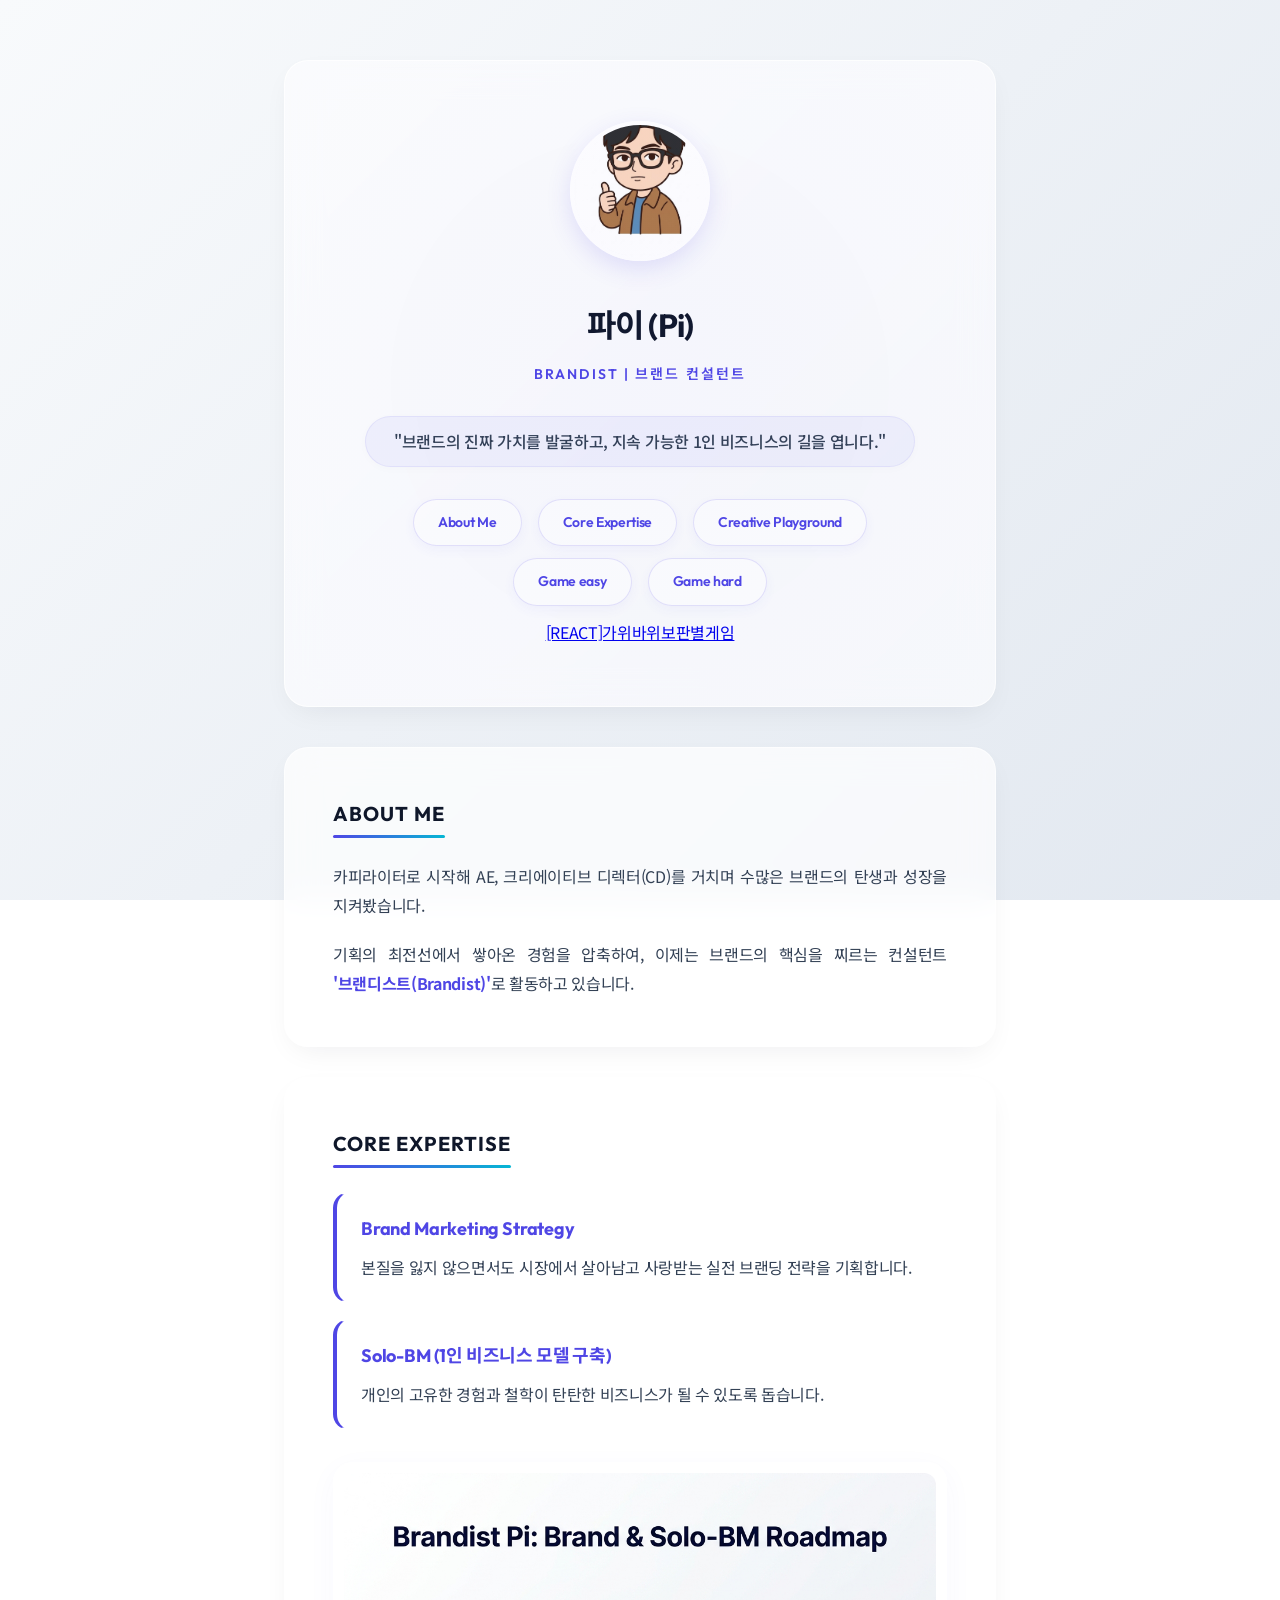
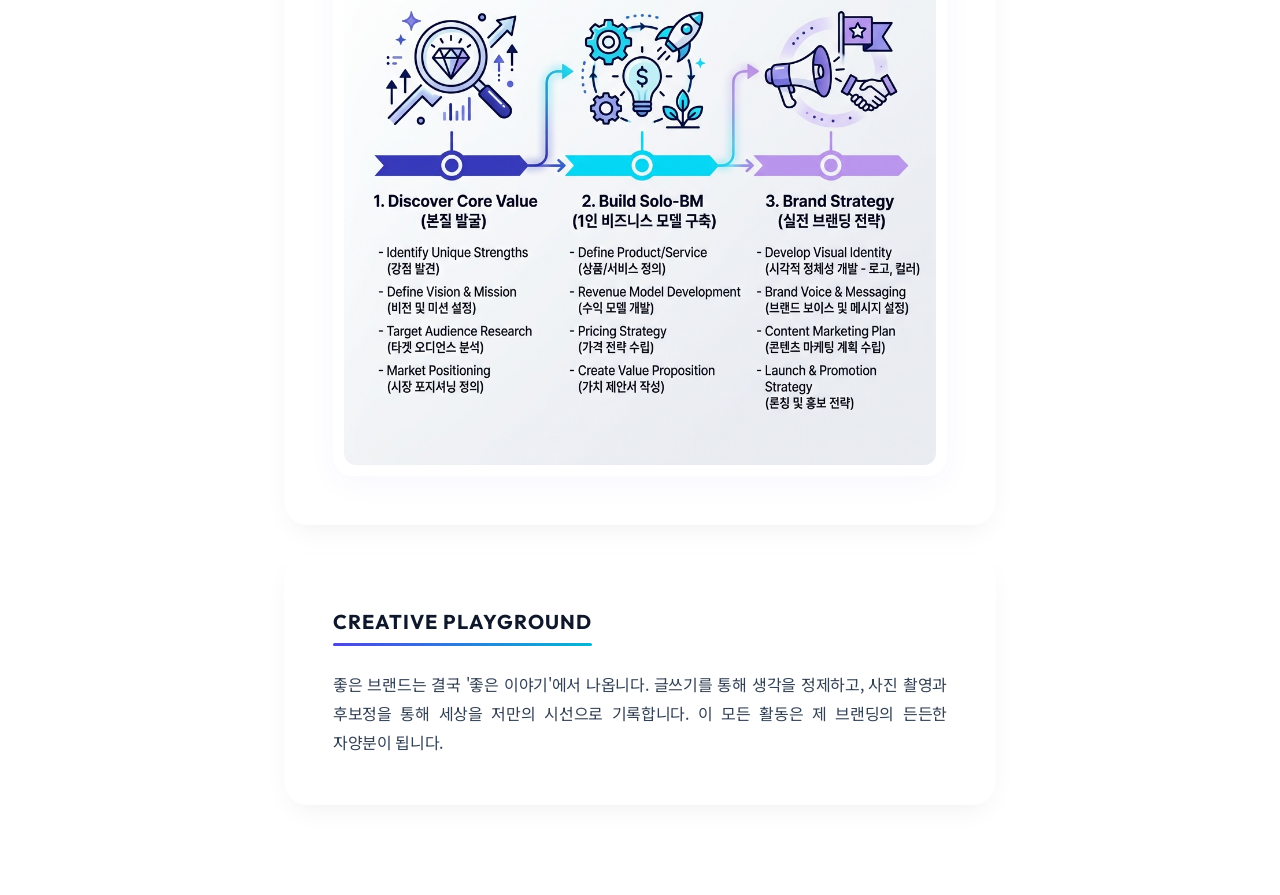
<file: index.html>
<!DOCTYPE html>
<html lang="ko">
<head>
    <meta charset="UTF-8">
    <meta name="viewport" content="width=device-width, initial-scale=1.0">
    <title>Brandist Pi - Portfolio</title>
    <!-- Google Fonts 및 폰트 적용 -->
    <link rel="preconnect" href="https://fonts.googleapis.com">
    <link rel="preconnect" href="https://fonts.gstatic.com" crossorigin>
    <link href="https://fonts.googleapis.com/css2?family=Noto+Sans+KR:wght@300;400;500;700&family=Outfit:wght@300;400;500;600;700&display=swap" rel="stylesheet">
    <style>
        :root {
            --primary: #4f46e5; /* 세련된 인디고 블루 */
            --primary-light: #e0e7ff;
            --secondary: #06b6d4; /* 시안 */
            --text-main: #0f172a; /* Slate 900 */
            --text-body: #334155; /* Slate 700 */
            --text-muted: #64748b; /* Slate 500 */
            --bg-gradient: linear-gradient(135deg, #f8fafc 0%, #e2e8f0 100%);
            --card-bg: rgba(255, 255, 255, 0.7);
            --card-border: 1px solid rgba(255, 255, 255, 0.6);
            --card-shadow: 0 10px 30px -10px rgba(15, 23, 42, 0.08);
        }

        /* 기본 스타일 및 폰트 설정 */
        * {
            box-sizing: border-box;
            margin: 0;
            padding: 0;
        }
        html {
            scroll-behavior: smooth;
        }
        body {
            font-family: 'Noto Sans KR', -apple-system, BlinkMacSystemFont, "Segoe UI", Roboto, sans-serif;
            line-height: 1.8;
            color: var(--text-body);
            background: var(--bg-gradient);
            background-attachment: fixed;
            min-height: 100vh;
            letter-spacing: -0.02em;
            word-break: keep-all;
        }
        
        /* 레이아웃 컨테이너 */
        .container {
            max-width: 760px;
            margin: 0 auto;
            padding: 60px 24px;
        }

        /* 프로필 헤더 영역 */
        .header {
            text-align: center;
            background: var(--card-bg);
            backdrop-filter: blur(16px);
            -webkit-backdrop-filter: blur(16px);
            padding: 60px 40px;
            border-radius: 24px;
            border: var(--card-border);
            box-shadow: var(--card-shadow);
            margin-bottom: 40px;
            position: relative;
            overflow: hidden;
        }
        /* 헤더 뒷배경에 감각적인 그라데이션 장식 추가 */
        .header::before {
            content: '';
            position: absolute;
            top: -50%;
            left: -50%;
            width: 200%;
            height: 200%;
            background: radial-gradient(circle, rgba(79,70,229,0.03) 0%, rgba(255,255,255,0) 70%);
            pointer-events: none;
        }

        .profile-img {
            width: 140px;
            height: 140px;
            border-radius: 50%;
            object-fit: cover;
            border: 4px solid #ffffff;
            box-shadow: 0 8px 24px rgba(79, 70, 229, 0.15);
            margin-bottom: 28px;
            transition: transform 0.4s cubic-bezier(0.175, 0.885, 0.32, 1.275);
        }
        .profile-img:hover {
            transform: scale(1.05) rotate(2deg);
        }

        .name {
            font-family: 'Outfit', 'Noto Sans KR', sans-serif;
            font-size: 32px;
            font-weight: 700;
            letter-spacing: -0.03em;
            margin-bottom: 8px;
            color: var(--text-main);
        }
        .title {
            font-family: 'Outfit', 'Noto Sans KR', sans-serif;
            font-size: 14px;
            font-weight: 600;
            text-transform: uppercase;
            letter-spacing: 0.15em;
            color: var(--primary);
            margin-bottom: 28px;
        }
        .tagline {
            font-size: 16px;
            font-weight: 500;
            color: var(--text-body);
            background: rgba(79, 70, 229, 0.06);
            border: 1px solid rgba(79, 70, 229, 0.08);
            display: inline-block;
            padding: 12px 28px;
            border-radius: 50px;
            max-width: 90%;
            line-height: 1.6;
            text-align: center;
            box-shadow: 0 2px 10px rgba(0,0,0,0.02);
        }

        /* 콘텐츠 섹션 */
        .section {
            background: var(--card-bg);
            backdrop-filter: blur(16px);
            -webkit-backdrop-filter: blur(16px);
            padding: 48px;
            border-radius: 24px;
            border: var(--card-border);
            box-shadow: var(--card-shadow);
            margin-bottom: 30px;
            transition: transform 0.3s ease, box-shadow 0.3s ease;
            scroll-margin-top: 40px; /* 스크롤 시 위쪽 여백 확보 */
        }
        .section:hover {
            transform: translateY(-4px);
            box-shadow: 0 16px 40px -15px rgba(15, 23, 42, 0.12);
        }

        .section h2 {
            font-family: 'Outfit', 'Noto Sans KR', sans-serif;
            font-size: 20px;
            font-weight: 700;
            color: var(--text-main);
            letter-spacing: 0.05em;
            text-transform: uppercase;
            margin-bottom: 24px;
            position: relative;
            display: inline-block;
            padding-bottom: 6px;
        }
        /* 감각적인 언더라인 이펙트 */
        .section h2::after {
            content: '';
            position: absolute;
            bottom: 0;
            left: 0;
            width: 100%;
            height: 3px;
            background: linear-gradient(90deg, var(--primary), var(--secondary));
            border-radius: 2px;
        }

        .section p {
            font-size: 16px;
            color: var(--text-body);
            margin-bottom: 20px;
            text-align: justify;
            text-justify: inter-character;
            line-height: 1.8;
        }
        .section p:last-child {
            margin-bottom: 0;
        }
        .section strong {
            color: var(--primary);
            font-weight: 700;
        }
        
        /* 리스트 스타일 */
        ul {
            list-style-type: none;
        }
        ul li {
            background: rgba(255, 255, 255, 0.45);
            margin-bottom: 16px;
            padding: 20px 24px;
            border-radius: 16px;
            border: 1px solid rgba(255, 255, 255, 0.5);
            border-left: 4px solid var(--primary);
            transition: all 0.2s ease;
        }
        ul li:hover {
            background: rgba(255, 255, 255, 0.8);
            transform: translateX(4px);
            border-left-color: var(--secondary);
        }
        ul li:last-child {
            margin-bottom: 0;
        }
        ul li strong {
            display: block;
            color: var(--text-main);
            font-family: 'Outfit', 'Noto Sans KR', sans-serif;
            font-size: 18px;
            font-weight: 600;
            margin-bottom: 8px;
            letter-spacing: -0.01em;
        }

        /* 인포그래피 스타일 추가 */
        .infographic-container {
            margin-top: 32px;
            text-align: center;
            border-radius: 20px;
            overflow: hidden;
            border: 1px solid rgba(255, 255, 255, 0.5);
            box-shadow: 0 8px 30px rgba(79, 70, 229, 0.04);
            background: rgba(255, 255, 255, 0.3);
            padding: 10px;
        }
        .infographic-img {
            width: 100%;
            height: auto;
            border-radius: 12px;
            display: block;
            transition: transform 0.5s ease;
        }
        .infographic-container:hover .infographic-img {
            transform: scale(1.015);
        }

        /* 네비게이션 스타일 추가 */
        .nav-menu {
            display: flex;
            flex-direction: column;
            align-items: center;
            gap: 12px;
            margin-top: 32px;
        }
        .nav-row {
            display: flex;
            justify-content: center;
            gap: 16px;
            flex-wrap: wrap;
        }
        .nav-btn {
            font-family: 'Outfit', 'Noto Sans KR', sans-serif;
            font-size: 14px;
            font-weight: 600;
            color: var(--primary);
            background: rgba(255, 255, 255, 0.6);
            border: 1px solid rgba(79, 70, 229, 0.15);
            padding: 10px 24px;
            border-radius: 30px;
            text-decoration: none;
            transition: all 0.3s cubic-bezier(0.25, 0.8, 0.25, 1);
            box-shadow: 0 4px 12px rgba(79, 70, 229, 0.05);
        }
        .nav-btn:hover {
            color: #ffffff;
            background: var(--primary);
            border-color: var(--primary);
            transform: translateY(-2px);
            box-shadow: 0 8px 20px rgba(79, 70, 229, 0.2);
        }

        /* 모달 팝업 스타일 */
        .modal-overlay {
            position: fixed;
            top: 0;
            left: 0;
            width: 100%;
            height: 100%;
            background: rgba(15, 23, 42, 0.85);
            backdrop-filter: blur(8px);
            -webkit-backdrop-filter: blur(8px);
            display: none;
            align-items: center;
            justify-content: center;
            z-index: 1000;
            opacity: 0;
            transition: opacity 0.3s ease;
        }
        .modal-overlay.active {
            display: flex;
            opacity: 1;
        }
        .modal-content {
            background: rgba(17, 24, 39, 0.95);
            border: 1px solid rgba(99, 102, 241, 0.3);
            border-radius: 24px;
            width: 90%;
            max-width: 960px;
            height: 90vh;
            position: relative;
            box-shadow: 0 25px 50px -12px rgba(0, 0, 0, 0.5);
            overflow: hidden;
            display: flex;
            flex-direction: column;
            transform: scale(0.95);
            transition: transform 0.3s ease;
        }
        .modal-overlay.active .modal-content {
            transform: scale(1);
        }
        .modal-header {
            padding: 16px 24px;
            background: rgba(31, 41, 55, 0.5);
            border-bottom: 1px solid rgba(255, 255, 255, 0.05);
            display: flex;
            justify-content: space-between;
            align-items: center;
        }
        .modal-title {
            font-family: 'Outfit', 'Noto Sans KR', sans-serif;
            color: #ffffff;
            font-size: 18px;
            font-weight: 700;
            letter-spacing: 0.05em;
        }
        .modal-close {
            background: none;
            border: none;
            color: #94a3b8;
            font-size: 32px;
            line-height: 1;
            cursor: pointer;
            transition: color 0.2s ease;
        }
        .modal-close:hover {
            color: #ffffff;
        }
        .modal-body {
            flex-grow: 1;
            width: 100%;
            height: 100%;
            background: #090d16;
        }
        .modal-iframe {
            width: 100%;
            height: 100%;
            border: none;
        }
    </style>
</head>
<body>

<div class="container">
    
    <header class="header">
        <img src="images/my01.jpg" alt="브랜디스트 파이" class="profile-img">
        <h1 class="name">파이 (Pi)</h1>
        <p class="title">Brandist | 브랜드 컨설턴트</p>
        <p class="tagline">"브랜드의 진짜 가치를 발굴하고, 지속 가능한 1인 비즈니스의 길을 엽니다."</p>
        <nav class="nav-menu">
            <div class="nav-row">
                <a href="#about" class="nav-btn">About Me</a>
                <a href="#expertise" class="nav-btn">Core Expertise</a>
                <a href="#playground" class="nav-btn">Creative Playground</a>
            </div>
            <div class="nav-row">
                <a href="가위바위보게임_교수님.html" class="nav-btn" onclick="openGameModal(event, '가위바위보게임_교수님.html', '가위바위보 AI 게임 (Easy)')">Game easy</a>
                <a href="가위바위보_안티그.html" class="nav-btn" onclick="openGameModal(event, '가위바위보_안티그.html', '가위바위보 AI 게임 (Hard)')">Game hard</a>
            </div>

            <a href="https://neigeyezz-afk.github.io/AITest/rps-game/">[REACT]가위바위보판별게임</a>
        </nav>
    </header>

    <section class="section" id="about">
        <h2>About Me</h2>
        <p>카피라이터로 시작해 AE, 크리에이티브 디렉터(CD)를 거치며 수많은 브랜드의 탄생과 성장을 지켜봤습니다.</p>
        <p>기획의 최전선에서 쌓아온 경험을 압축하여, 이제는 브랜드의 핵심을 찌르는 컨설턴트 <strong>'브랜디스트(Brandist)'</strong>로 활동하고 있습니다.</p>
    </section>

    <section class="section" id="expertise">
        <h2>Core Expertise</h2>
        <ul>
            <li>
                <strong>Brand Marketing Strategy</strong>
                본질을 잃지 않으면서도 시장에서 살아남고 사랑받는 실전 브랜딩 전략을 기획합니다.
            </li>
            <li>
                <strong>Solo-BM (1인 비즈니스 모델 구축)</strong>
                개인의 고유한 경험과 철학이 탄탄한 비즈니스가 될 수 있도록 돕습니다.
            </li>
        </ul>
        <div class="infographic-container">
            <img src="images/roadmmap.png" alt="브랜드 전략 & 1인 비즈니스 모델 구축 프로세스 인포그래피" class="infographic-img">
        </div>
    </section>

    <section class="section" id="playground">
        <h2>Creative Playground</h2>
        <p>좋은 브랜드는 결국 '좋은 이야기'에서 나옵니다. 글쓰기를 통해 생각을 정제하고, 사진 촬영과 후보정을 통해 세상을 저만의 시선으로 기록합니다. 이 모든 활동은 제 브랜딩의 든든한 자양분이 됩니다.</p>
    </section>

</div>

<!-- 게임 실행 모달 -->
<div id="game-modal" class="modal-overlay">
    <div class="modal-content">
        <div class="modal-header">
            <span id="game-modal-title" class="modal-title">가위바위보 AI 게임</span>
            <div style="display: flex; align-items: center; gap: 16px;">
                <!-- 브라우저 iframe 보안 정책으로 카메라 로드가 차단될 때를 대비해 새 창 열기 지원 -->
                <a id="game-modal-link" href="가위바위보_안티그.html" target="_blank" style="color: var(--secondary); text-decoration: none; font-size: 0.85rem; font-weight: 700; font-family: 'Outfit', 'Noto Sans KR', sans-serif; transition: color 0.2s;" onmouseover="this.style.color='#ffffff'" onmouseout="this.style.color='var(--secondary)'" onclick="closeGameModal()">[ 새 창에서 실행 ↗ ]</a>
                <button class="modal-close" onclick="closeGameModal()">&times;</button>
            </div>
        </div>
        <div class="modal-body">
            <iframe id="game-iframe" class="modal-iframe" src="" allow="camera"></iframe>
        </div>
    </div>
</div>

<script>
    function openGameModal(event, gameUrl, gameTitle) {
        event.preventDefault();
        const modal = document.getElementById("game-modal");
        const iframe = document.getElementById("game-iframe");
        const modalTitle = document.getElementById("game-modal-title");
        const modalLink = document.getElementById("game-modal-link");
        
        // 모달 열고 게임 실행 (카메라 기능 대응)
        iframe.src = gameUrl;
        if (modalTitle && gameTitle) {
            modalTitle.textContent = gameTitle;
        }
        if (modalLink) {
            modalLink.href = gameUrl;
        }
        modal.classList.add("active");
        document.body.style.overflow = "hidden"; // 배경 스크롤 차단
    }

    function closeGameModal() {
        const modal = document.getElementById("game-modal");
        const iframe = document.getElementById("game-iframe");
        
        // 모달 닫을 때 카메라 자원 회수를 위해 src를 비움
        iframe.src = "";
        modal.classList.remove("active");
        document.body.style.overflow = ""; // 배경 스크롤 허용
    }

    // 모달 외부 클릭 시 닫기
    window.onclick = function(event) {
        const modal = document.getElementById("game-modal");
        if (event.target == modal) {
            closeGameModal();
        }
    }
</script>

</body>
</html>
</file>
